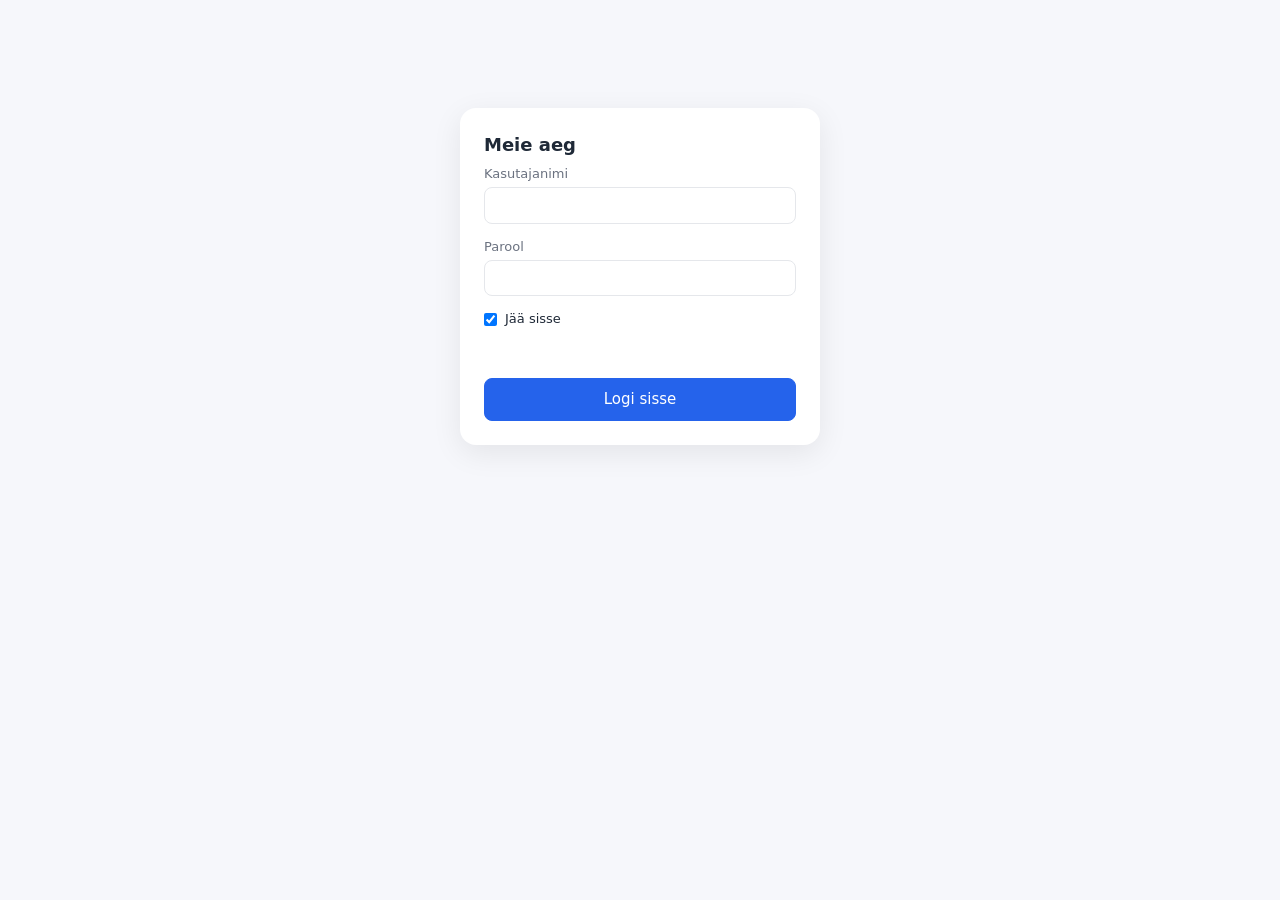
<file: index.html>
<!doctype html>
<html lang="et">
<head>
<meta charset="utf-8">
<meta name="viewport" content="width=device-width, initial-scale=1, viewport-fit=cover">
<meta name="theme-color" content="#1f2937">
<title>Meie aeg</title>
<link rel="stylesheet" href="style.css">
</head>
<body>
<div id="app"></div>
<script type="module" src="js/app.js"></script>
</body>
</html>
</file>
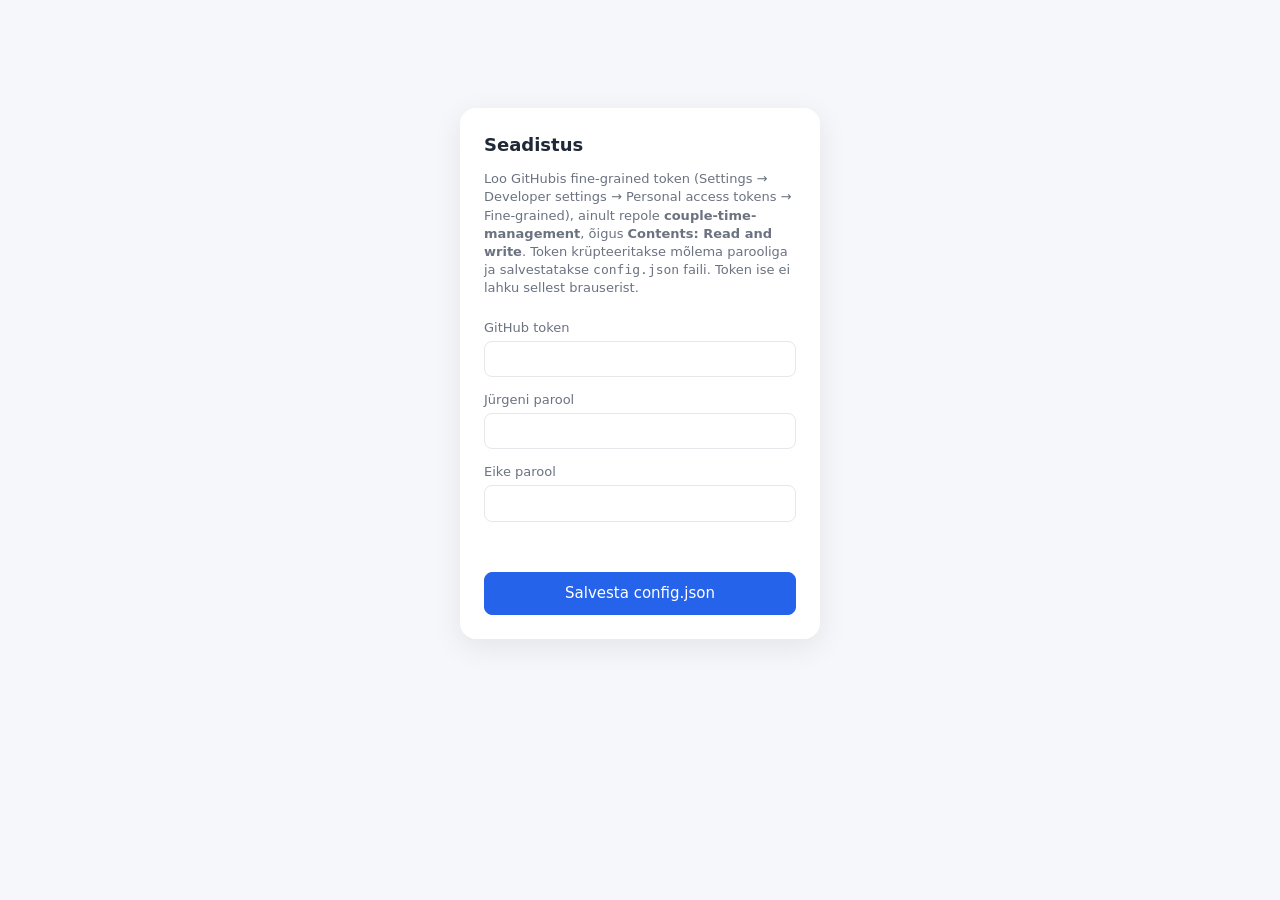
<file: setup.html>
<!doctype html>
<html lang="et">
<head>
<meta charset="utf-8">
<meta name="viewport" content="width=device-width, initial-scale=1">
<title>Meie aeg – seadistus</title>
<link rel="stylesheet" href="style.css">
</head>
<body>
<div class="login">
  <h1>Seadistus</h1>
  <p class="hint">Loo GitHubis fine-grained token (Settings → Developer settings → Personal access tokens → Fine-grained), ainult repole <b>couple-time-management</b>, õigus <b>Contents: Read and write</b>. Token krüpteeritakse mõlema parooliga ja salvestatakse <code>config.json</code> faili. Token ise ei lahku sellest brauserist.</p>
  <form id="f">
    <label>GitHub token <input name="token" required autocomplete="off"></label>
    <label>Jürgeni parool <input name="pj" type="password" required></label>
    <label>Eike parool <input name="pe" type="password" required></label>
    <p class="error" id="msg"></p>
    <button class="primary" type="submit">Salvesta config.json</button>
  </form>
</div>
<script type="module">
import { buildConfig } from './js/crypto.js';
import { GitHubStore, GitHubError } from './js/github.js';

const OWNER = 'Jyrks', REPO = 'couple-time-management';
const f = document.getElementById('f');
const msg = document.getElementById('msg');

f.addEventListener('submit', async (e) => {
  e.preventDefault();
  const btn = f.querySelector('button');
  btn.disabled = true;
  msg.style.color = '';
  msg.textContent = 'Kontrollin tokenit…';
  try {
    const token = f.token.value.trim();
    const store = new GitHubStore({ owner: OWNER, repo: REPO, token });
    await store.get('data/events.json');
    msg.textContent = 'Krüpteerin (võtab paar sekundit)…';
    const cfg = await buildConfig(token, { 'jürgen': f.pj.value, 'eike': f.pe.value });
    let sha = null;
    try { sha = (await store.get('config.json')).sha; } catch (err) { if (!(err instanceof GitHubError && err.status === 404)) throw err; }
    await store.put('config.json', JSON.stringify(cfg, null, 2) + '\n', 'setup: uuenda config.json', sha);
    msg.style.color = 'green';
    msg.textContent = 'Valmis. GitHub Pages uuendab 1–2 minuti jooksul, seejärel logi sisse: ';
    msg.append(Object.assign(document.createElement('a'), { href: './', textContent: 'ava rakendus' }));
    f.reset();
  } catch (err) {
    console.error(err);
    msg.textContent = err instanceof GitHubError
      ? `GitHub viga ${err.status} – kontrolli tokenit ja õigusi`
      : `Viga: ${err.message}`;
  } finally {
    btn.disabled = false;
  }
});
</script>
</body>
</html>
</file>
<file: style.css>
:root {
  --bg: #f6f7fb; --panel: #fff; --text: #1f2937; --muted: #6b7280; --line: #e5e7eb;
  --accent: #2563eb; --danger: #dc2626; --today: #eff6ff;
  --j-strong: #a9c9fb; --j-strong-t: #16307a; --j-soft: #d8e7fd; --j-soft-t: #1e40af;
  --e-strong: #f9b8d8; --e-strong-t: #7a1240; --e-soft: #fcdcec; --e-soft-t: #9d174d;
  --lane-j: #f2f6ff; --lane-e: #fdf3f8;
  --lane-j-today: #e2ecff; --lane-e-today: #fbe6f1;
  --work: #cbd5e1; --work-t: #334155;
  --free: #bbf7d0; --free-t: #14532d;
  --laara: #fed7aa; --laara-t: #7c2d12;
  --koos: #e9d5ff; --koos-t: #581c87;
  --hour: 48px;
}
* { box-sizing: border-box; }
[hidden] { display: none !important; }
html, body { margin: 0; background: var(--bg); color: var(--text); font: 15px/1.4 system-ui, -apple-system, "Segoe UI", Roboto, sans-serif; }
button, input, select { font: inherit; }
button { cursor: pointer; border: 1px solid var(--line); background: var(--panel); color: var(--text); border-radius: 8px; padding: 6px 10px; }
button.primary { background: var(--accent); border-color: var(--accent); color: #fff; }
button.danger { color: var(--danger); border-color: var(--danger); }
button.active { background: var(--accent); color: #fff; border-color: var(--accent); }
input, select { border: 1px solid var(--line); border-radius: 8px; padding: 8px; background: var(--panel); width: 100%; }
label { display: block; font-size: 13px; color: var(--muted); margin: 8px 0 0; }
label > input, label > select { margin-top: 4px; }
label.check { display: flex; align-items: center; gap: 8px; color: var(--text); }
label.check > input { width: auto; margin: 0; }
h1 { font-size: 18px; margin: 0; }
h2 { font-size: 17px; margin: 0 0 8px; }
h3 { font-size: 15px; margin: 16px 0 6px; }
.error { color: var(--danger); font-size: 14px; min-height: 1em; margin: 6px 0; }
.hint { color: var(--muted); font-size: 13px; }
.row { display: flex; gap: 8px; }
.row > label { flex: 1; }
.btns { display: flex; gap: 8px; justify-content: flex-end; margin-top: 14px; flex-wrap: wrap; }

/* login */
.login { max-width: 360px; margin: 12vh auto; background: var(--panel); padding: 24px; border-radius: 16px; box-shadow: 0 8px 30px rgba(0,0,0,.08); }
.login form { display: flex; flex-direction: column; gap: 6px; }
.login button.primary { margin-top: 12px; padding: 10px; }

/* layout */
.top { display: flex; align-items: center; gap: 12px; padding: 10px 12px; background: var(--panel); border-bottom: 1px solid var(--line); position: sticky; top: 0; z-index: 5; }
.status { font-size: 12px; color: var(--muted); flex: 1; }
.status.err { color: var(--danger); }
.tabs { display: flex; gap: 6px; }
main { padding: 10px 8px 80px; max-width: 1100px; margin: 0 auto; }
@media (max-width: 799px) {
  .tabs { position: fixed; left: 0; right: 0; bottom: 0; background: var(--panel); border-top: 1px solid var(--line); padding: 8px calc(8px + env(safe-area-inset-left)) calc(8px + env(safe-area-inset-bottom)); z-index: 5; }
  .tabs button { flex: 1; padding: 10px 0; }
}

/* week nav */
.weeknav { display: flex; align-items: center; gap: 8px; margin-bottom: 8px; }
.weeknav .range { flex: 1; text-align: center; font-weight: 600; }
.actions { display: flex; align-items: center; justify-content: space-between; gap: 8px; margin-bottom: 8px; flex-wrap: wrap; }
.legend { display: flex; gap: 6px; flex-wrap: wrap; font-size: 11px; }
.lg { padding: 2px 6px; border-radius: 6px; }
.lg.type-work { background: var(--work); color: var(--work-t); }
.lg.type-free { background: var(--free); color: var(--free-t); }
.lg.type-laara { background: var(--laara); color: var(--laara-t); }
.lg.type-koos { background: var(--koos); color: var(--koos-t); }
.lg.who-j { background: var(--j-strong); color: var(--j-strong-t); }
.lg.who-e { background: var(--e-strong); color: var(--e-strong-t); }

/* week grid */
.heads, .grid { display: grid; grid-template-columns: 36px repeat(7, 1fr); }
.heads { position: sticky; top: 49px; background: var(--bg); z-index: 4; }
.dayhead { display: flex; flex-direction: column; align-items: center; padding: 4px 0 2px; border: none; background: none; border-radius: 8px 8px 0 0; gap: 0; line-height: 1.1; }
.dayhead .dow { font-size: 11px; color: var(--muted); }
.dayhead .dom { font-size: 16px; font-weight: 600; }
.dayhead.today .dom { background: var(--accent); color: #fff; border-radius: 50%; width: 24px; height: 24px; display: inline-flex; align-items: center; justify-content: center; }
.dayhead .lanes { display: flex; width: 100%; font-size: 10px; color: var(--muted); margin-top: 2px; }
.dayhead .lanes b { flex: 1; text-align: center; font-weight: 600; }
.dayhead .lanes b:first-child { color: #3b6fd4; }
.dayhead .lanes b:last-child { color: #c4508f; }
.grid { background: var(--panel); border: 1px solid var(--line); border-radius: 0 0 10px 10px; overflow: hidden; touch-action: pan-y; }
.timecol { position: relative; }
.hour { position: absolute; right: 4px; transform: translateY(-7px); font-size: 10px; color: var(--muted); }
.hour:first-child { transform: none; }
.daycol { position: relative; border-left: 1px solid var(--line);
  background: linear-gradient(to right, var(--lane-j) 0 50%, var(--lane-e) 50% 100%); }
.daycol.today { background: linear-gradient(to right, var(--lane-j-today) 0 50%, var(--lane-e-today) 50% 100%); }
.gridline { position: absolute; left: 0; right: 0; border-top: 1px solid var(--line); }
.lanesep { position: absolute; top: 0; bottom: 0; left: 50%; border-left: 1px dashed var(--line); }
.nowline { position: absolute; left: 0; right: 0; border-top: 2px solid var(--danger); z-index: 2; }
.ev { position: absolute; border-radius: 4px; padding: 1px 3px; font-size: 10px; overflow: hidden; cursor: pointer; z-index: 1; border: 1px solid transparent; }
.ev.lane-j { left: 1px; right: 50%; margin-right: 1px; }
.ev.lane-e { left: 50%; right: 1px; margin-left: 1px; }
.ev.lane-both { left: 1px; right: 1px; }
.ev.plaan { border-style: dashed; border-color: rgba(0,0,0,.35); }
.ev.type-work { background: var(--work); color: var(--work-t); }
.ev.type-free.who-j { background: var(--j-strong); color: var(--j-strong-t); }
.ev.type-free.who-e { background: var(--e-strong); color: var(--e-strong-t); }
.ev.type-laara.who-j { background: var(--j-soft); color: var(--j-soft-t); }
.ev.type-laara.who-e { background: var(--e-soft); color: var(--e-soft-t); }
.ev.type-free { background: var(--free); color: var(--free-t); }
.ev.type-laara { background: var(--laara); color: var(--laara-t); }
.ev.type-koos { background: var(--koos); color: var(--koos-t); }
.evlabel { display: block; overflow: hidden; line-height: 1.15; }
.evtype { display: block; white-space: nowrap; overflow: hidden; text-overflow: ellipsis; }
.evwho { display: block; font-weight: 700; white-space: nowrap; overflow: hidden; text-overflow: ellipsis; }
.evnote { display: block; overflow-wrap: break-word; font-size: 10px; }
.ev.compact { padding: 0 3px; }
.ev.compact .evlabel { line-height: 1.05; }
.ev.compact .evnote, .ev.compact .evwho { font-size: 9px; }
@media (max-width: 480px) { .evlabel { font-size: 9px; } }
@media (min-width: 800px) { .ev { font-size: 12px; padding: 2px 5px; } .hour { font-size: 11px; } }

/* sheets */
.overlay { position: fixed; inset: 0; background: rgba(0,0,0,.35); display: flex; align-items: flex-end; justify-content: center; z-index: 20; }
.sheet { background: var(--panel); width: 100%; max-width: 520px; border-radius: 16px 16px 0 0; padding: 16px 16px calc(16px + env(safe-area-inset-bottom)); max-height: 90vh; overflow: auto; }
@media (min-width: 800px) { .overlay { align-items: center; } .sheet { border-radius: 16px; } }
.presets { display: flex; flex-direction: column; gap: 8px; }
.preset { text-align: left; padding: 10px 12px; display: flex; flex-direction: column; gap: 2px; }
.preset small { color: var(--muted); }

/* review */
.sum { width: 100%; border-collapse: collapse; background: var(--panel); border-radius: 10px; overflow: hidden; }
.sum th, .sum td { padding: 8px 10px; text-align: right; border-bottom: 1px solid var(--line); }
.sum th:first-child, .sum td:first-child { text-align: left; }
.sum tr.type-work td:first-child { border-left: 4px solid var(--work); }
.sum tr.type-free td:first-child { border-left: 4px solid var(--free); }
.sum tr.type-laara td:first-child { border-left: 4px solid var(--laara); }
.sum tr.type-koos td:first-child { border-left: 4px solid var(--koos); }
.balance { background: var(--panel); border-radius: 10px; padding: 10px 12px; margin-top: 12px; }
.balance p { margin: 4px 0; }
.evenings { list-style: none; padding: 0; margin: 0; background: var(--panel); border-radius: 10px; }
.evenings li { padding: 8px 12px; border-bottom: 1px solid var(--line); }
.evenings li.empty { color: var(--muted); }

/* settings */
.settings { background: var(--panel); border-radius: 12px; padding: 14px; max-width: 520px; }
fieldset { border: 1px solid var(--line); border-radius: 10px; margin: 10px 0; padding: 6px 12px 10px; }
legend { color: var(--muted); font-size: 13px; padding: 0 4px; }
.days { display: flex; gap: 6px; margin-top: 8px; flex-wrap: wrap; }
.chip { display: inline-flex; align-items: center; gap: 4px; border: 1px solid var(--line); border-radius: 999px; padding: 4px 10px; margin: 0; color: var(--text); }
.chip input { width: auto; margin: 0; }

/* drag + series */
.ev { user-select: none; -webkit-user-select: none; -webkit-touch-callout: none; }
.ev .evtime { display: none; font-size: 10px; opacity: .85; }
.ev.dragging { opacity: .85; box-shadow: 0 6px 18px rgba(0,0,0,.25); z-index: 10; border-style: solid; }
.ev.dragging .evtime { display: block; }
.ev-resize, .ev-resize-top { position: absolute; left: 0; right: 0; height: 8px; cursor: ns-resize; z-index: 2; }
.ev-resize { bottom: 0; }
.ev-resize-top { top: 0; }
.ev-resize::after, .ev-resize-top::after {
  content: ''; position: absolute; left: 50%; transform: translateX(-50%);
  width: 18px; height: 2px; border-radius: 2px; background: rgba(0, 0, 0, .35); opacity: 0;
}
.ev-resize::after { bottom: 1px; }
.ev-resize-top::after { top: 1px; }
.ev:hover .ev-resize::after, .ev:hover .ev-resize-top::after { opacity: 1; }
@media (hover: none) { .ev-resize, .ev-resize-top { display: none; } }
.ev.series .evlabel::before { content: ''; }
.draghint { display: none; }
@media (hover: none) { .draghint { display: inline; } }
.repeat { border: 1px solid var(--line); border-radius: 10px; padding: 8px 10px; margin-top: 10px; }
.repeat label { margin-top: 6px; }
.scope { display: flex; gap: 6px; flex-wrap: wrap; align-items: center; margin-bottom: 6px; }
.scope .hint { width: 100%; margin: 0 0 2px; }
button.small { padding: 3px 8px; font-size: 12px; }
.ev.creating { pointer-events: none; opacity: .9; }

/* type picker: toggle chips instead of a dropdown */
.field { margin-top: 10px; }
.fieldlabel { display: block; font-size: 13px; color: var(--muted); }
.types { display: flex; gap: 6px; flex-wrap: wrap; margin-top: 6px; }
.typeopt { margin: 0; }
.typeopt input { position: absolute; width: 1px; height: 1px; opacity: 0; }
.typeopt .chip { display: inline-block; padding: 8px 14px; border-radius: 999px; background: var(--panel); color: var(--muted); cursor: pointer; }
.typeopt .chip.type-work { border-color: var(--work); }
.typeopt .chip.type-free { border-color: var(--free); }
.typeopt .chip.type-laara { border-color: var(--laara); }
.typeopt .chip.type-koos { border-color: var(--koos); }
.typeopt input:checked + .chip { font-weight: 600; box-shadow: inset 0 0 0 2px rgba(0, 0, 0, .2); }
.typeopt input:checked + .chip.type-work { background: var(--work); color: var(--work-t); }
.typeopt input:checked + .chip.type-free { background: var(--free); color: var(--free-t); }
.typeopt input:checked + .chip.type-laara { background: var(--laara); color: var(--laara-t); }
.typeopt input:checked + .chip.type-koos { background: var(--koos); color: var(--koos-t); }
.typeopt input:focus-visible + .chip { outline: 2px solid var(--accent); outline-offset: 2px; }

/* right-click menu */
.menuoverlay { position: fixed; inset: 0; z-index: 30; }
.menu { position: fixed; min-width: 210px; background: var(--panel); border: 1px solid var(--line); border-radius: 10px; box-shadow: 0 10px 30px rgba(0, 0, 0, .18); padding: 4px; }
.menuhead { padding: 6px 10px 8px; font-size: 12px; color: var(--muted); border-bottom: 1px solid var(--line); margin-bottom: 4px; }
.menuitem { display: block; width: 100%; text-align: left; border: none; background: none; padding: 10px; border-radius: 6px; }
.menuitem:hover { background: var(--bg); }
.menuitem.danger { color: var(--danger); }
</file>
